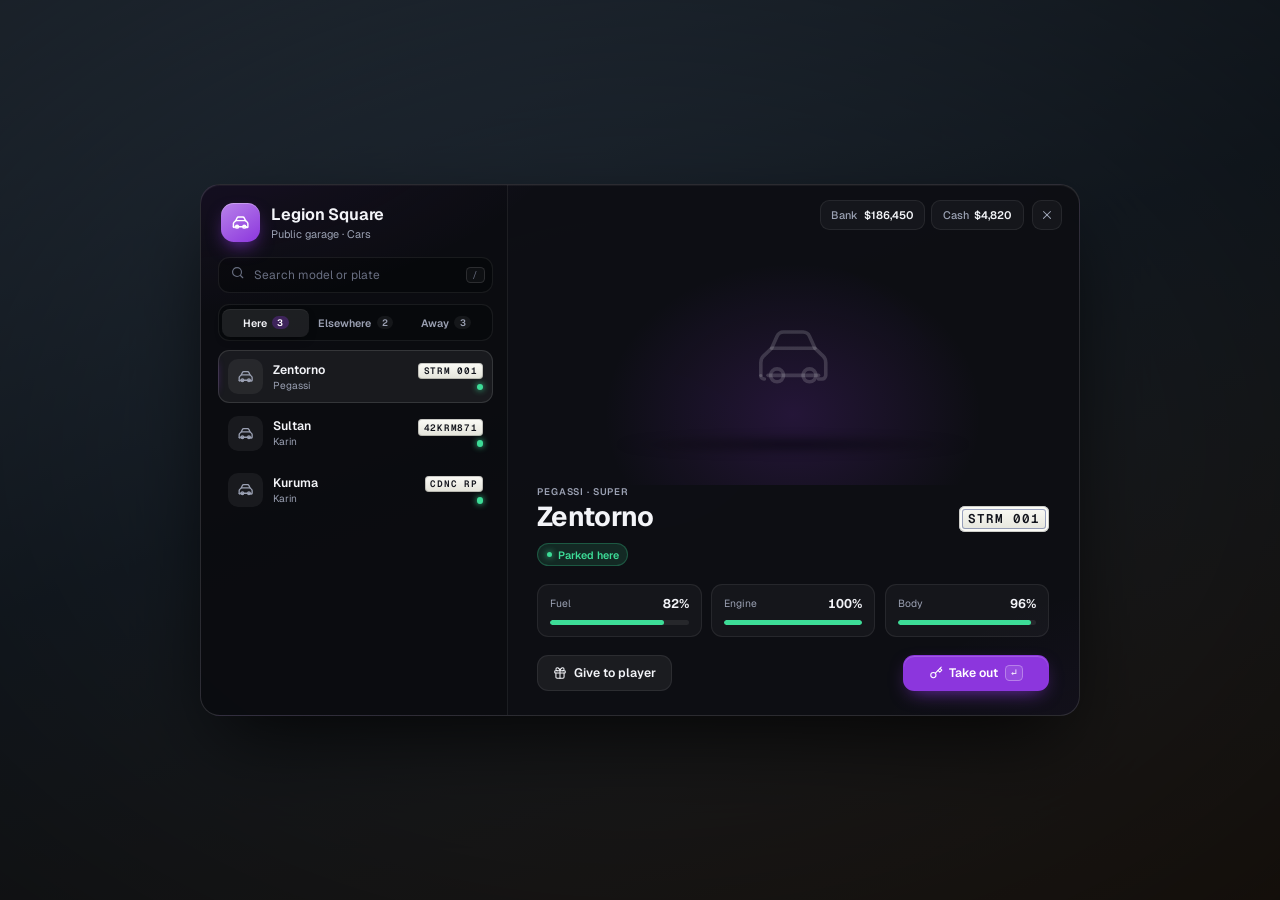
<file: index.html>
<!doctype html>
<html lang="en">
<head>
    <meta charset="utf-8">
    <meta name="viewport" content="width=device-width, initial-scale=1">
    <title>Garages</title>
    <link rel="preconnect" href="https://fonts.googleapis.com">
    <link rel="preconnect" href="https://fonts.gstatic.com" crossorigin>
    <link rel="stylesheet" href="https://fonts.googleapis.com/css2?family=Geist:wght@400;500;600;700&family=Geist+Mono:wght@500;600&display=swap">
    <link rel="stylesheet" href="css/app.css">
</head>
<body>
    <!-- Garage menu -->
    <div id="garage" class="garage" hidden>
        <div class="g-shell" role="dialog" aria-labelledby="g-name">
            <aside class="g-side">
                <header class="g-head">
                    <div id="g-icon" class="g-icon"></div>
                    <div class="g-title">
                        <h1 id="g-name"></h1>
                        <p id="g-sub"></p>
                    </div>
                </header>

                <label class="search">
                    <span id="g-search-icon"></span>
                    <input id="g-q" type="text" placeholder="Search model or plate" autocomplete="off" spellcheck="false">
                    <kbd>/</kbd>
                </label>

                <nav id="g-tabs" class="tabs" aria-label="Filter"></nav>
                <div id="g-list" class="v-list" role="listbox"></div>
            </aside>

            <main class="g-main">
                <div class="g-top">
                    <div id="g-money" class="g-money"></div>
                    <button id="g-close" class="icon-btn" type="button" aria-label="Close" title="Close (Esc)"></button>
                </div>
                <section id="g-detail" class="detail" aria-live="polite"></section>
            </main>

            <div id="g-modal" class="modal-root"></div>
        </div>
    </div>

    <!-- Creator / manager (admins) -->
    <div id="admin" class="admin" hidden>
        <div class="a-panel">
            <header class="a-head">
                <button id="a-back" class="icon-btn" type="button" aria-label="Back" title="Back" hidden></button>
                <div class="a-title">
                    <p id="a-eyebrow" class="eyebrow"></p>
                    <h1 id="a-heading"></h1>
                </div>
                <button id="a-close" class="icon-btn" type="button" aria-label="Close" title="Close (Esc)"></button>
            </header>
            <div id="a-body" class="a-body"></div>
            <footer id="a-foot" class="a-foot"></footer>
        </div>
    </div>

    <div id="toasts" class="toasts" aria-live="polite"></div>

    <script src="js/common.js"></script>
    <script src="js/garage.js"></script>
    <script src="js/admin.js"></script>
</body>
</html>
</file>
<file: css/app.css>
/* ---------------------------------------------------------------------------
   st_garages - garage menu and garage creator
--------------------------------------------------------------------------- */

:root {
    --accent: #8c36dd;
    --accent-rgb: 140, 54, 221;
    --accent-soft: #b47ee8;

    --panel: rgba(13, 14, 19, 0.95);
    --panel-solid: #0f1016;
    --surface: rgba(255, 255, 255, 0.035);
    --surface-2: rgba(255, 255, 255, 0.06);
    --surface-3: rgba(255, 255, 255, 0.09);
    --line: rgba(255, 255, 255, 0.075);
    --line-2: rgba(255, 255, 255, 0.12);

    --text: #f3f4f8;
    --muted: #9ba1b3;
    --faint: #686e80;

    --good: #3ddc97;
    --warn: #f5b84b;
    --bad: #ff6b6b;
    --info: #74a8ff;

    --r-lg: 1.25rem;
    --r-md: 0.85rem;
    --r-sm: 0.6rem;

    --font: 'Geist', 'Inter', 'Segoe UI', system-ui, sans-serif;
    --mono: 'Geist Mono', 'Consolas', ui-monospace, monospace;

    /* 16px at 1080p, scales with the game resolution */
    font-size: clamp(11px, 1.48vh, 24px);
}

* { box-sizing: border-box; margin: 0; padding: 0; }
[hidden] { display: none !important; }

html, body {
    width: 100%;
    height: 100%;
    background: transparent;
    overflow: hidden;
    font-family: var(--font);
    color: var(--text);
    -webkit-font-smoothing: antialiased;
    user-select: none;
}

button, input, select { font: inherit; color: inherit; }
button { cursor: pointer; border: 0; background: none; }
input, select { user-select: text; }

.i { width: 1.15em; height: 1.15em; flex: none; stroke: currentColor; fill: none; stroke-width: 1.8; stroke-linecap: round; stroke-linejoin: round; }

::-webkit-scrollbar { width: 0.35rem; }
::-webkit-scrollbar-thumb { background: var(--surface-3); border-radius: 1rem; }
::-webkit-scrollbar-track { background: transparent; }

/* ---------------------------------------------------------------------------
   Shared bits
--------------------------------------------------------------------------- */

.eyebrow {
    font-size: 0.72rem;
    font-weight: 600;
    letter-spacing: 0.09em;
    text-transform: uppercase;
    color: var(--muted);
}

.icon-btn {
    display: grid;
    place-items: center;
    width: 2.25rem;
    height: 2.25rem;
    border-radius: 0.7rem;
    color: var(--muted);
    background: var(--surface);
    border: 1px solid var(--line);
    transition: background 0.15s, color 0.15s, border-color 0.15s;
}
.icon-btn:hover { background: var(--surface-2); color: var(--text); border-color: var(--line-2); }
.icon-btn .i { width: 1.05rem; height: 1.05rem; }

.btn {
    display: inline-flex;
    align-items: center;
    justify-content: center;
    gap: 0.5rem;
    height: 2.75rem;
    padding: 0 1.15rem;
    border-radius: var(--r-md);
    font-size: 0.92rem;
    font-weight: 600;
    background: var(--surface-2);
    border: 1px solid var(--line);
    color: var(--text);
    white-space: nowrap;
    transition: background 0.15s, border-color 0.15s, transform 0.08s, opacity 0.15s, box-shadow 0.15s;
}
.btn:hover { background: var(--surface-3); border-color: var(--line-2); }
.btn:active { transform: scale(0.98); }
.btn:disabled { opacity: 0.45; cursor: default; transform: none; }
.btn .i { width: 1.05rem; height: 1.05rem; }
.btn.sm { height: 2.1rem; padding: 0 0.8rem; font-size: 0.82rem; border-radius: var(--r-sm); }
.btn.primary {
    background: var(--accent);
    border-color: transparent;
    color: #fff;
    box-shadow: 0 0.5rem 1.5rem -0.6rem rgba(var(--accent-rgb), 0.9), inset 0 1px 0 rgba(255, 255, 255, 0.18);
}
.btn.primary:hover { background: var(--accent); filter: brightness(1.12); }
.btn.primary:disabled { box-shadow: none; }
.btn.confirm, .btn.primary.confirm:hover { background: var(--warn); color: #1d1405; box-shadow: none; filter: none; }
.btn.danger { color: var(--bad); }
.btn.danger:hover { background: rgba(255, 107, 107, 0.1); border-color: rgba(255, 107, 107, 0.35); }
.btn.danger.confirm { background: var(--bad); color: #fff; border-color: transparent; }
.btn.ghost { background: transparent; border-color: transparent; color: var(--muted); }
.btn.ghost:hover { color: var(--text); background: var(--surface); }

kbd {
    font-family: var(--mono);
    font-size: 0.7rem;
    padding: 0.1rem 0.4rem;
    border-radius: 0.35rem;
    color: var(--faint);
    border: 1px solid var(--line-2);
    background: var(--surface);
}
.btn.primary kbd { color: rgba(255, 255, 255, 0.85); border-color: rgba(255, 255, 255, 0.3); background: rgba(255, 255, 255, 0.1); }

.plate {
    display: inline-flex;
    align-items: center;
    font-family: var(--mono);
    font-weight: 600;
    letter-spacing: 0.08em;
    font-size: 0.95rem;
    padding: 0.32rem 0.7rem;
    border-radius: 0.45rem;
    color: #12141c;
    background: linear-gradient(180deg, #fbfbf6, #e4e4da);
    box-shadow: inset 0 0 0 1px rgba(0, 0, 0, 0.18), inset 0 0 0 3px #fbfbf6, inset 0 0 0 4px rgba(20, 40, 120, 0.4);
    white-space: nowrap;
}
.plate.sm { font-size: 0.7rem; padding: 0.16rem 0.42rem; border-radius: 0.3rem; box-shadow: inset 0 0 0 1px rgba(0, 0, 0, 0.2); }

.pill {
    display: inline-flex;
    align-items: center;
    gap: 0.4rem;
    font-size: 0.8rem;
    font-weight: 600;
    padding: 0.28rem 0.65rem;
    border-radius: 2rem;
    color: var(--c, var(--muted));
    background: rgba(var(--c-rgb, 155, 161, 179), 0.13);
    border: 1px solid rgba(var(--c-rgb, 155, 161, 179), 0.26);
}
.pill::before { content: ''; width: 0.42rem; height: 0.42rem; border-radius: 50%; background: currentColor; box-shadow: 0 0 0.5rem currentColor; }

[data-s="here"], [data-s="retrieve"], [data-s="stored"] { --c: var(--good); --c-rgb: 61, 220, 151; }
[data-s="elsewhere"] { --c: var(--info); --c-rgb: 116, 168, 255; }
[data-s="out"], [data-s="recover"] { --c: var(--warn); --c-rgb: 245, 184, 75; }
[data-s="lost"], [data-s="impounded"] { --c: var(--bad); --c-rgb: 255, 107, 107; }

.field { display: flex; flex-direction: column; gap: 0.4rem; }
.field > span { font-size: 0.78rem; font-weight: 500; color: var(--muted); }
.input, .select {
    height: 2.6rem;
    padding: 0 0.85rem;
    border-radius: var(--r-sm);
    background: rgba(0, 0, 0, 0.28);
    border: 1px solid var(--line);
    outline: none;
    font-size: 0.9rem;
    transition: border-color 0.15s, box-shadow 0.15s, background 0.15s;
    width: 100%;
    min-width: 0;
}
.input:hover, .select:hover { border-color: var(--line-2); }
.input:focus, .select:focus { border-color: rgba(var(--accent-rgb), 0.8); box-shadow: 0 0 0 3px rgba(var(--accent-rgb), 0.2); background: rgba(0, 0, 0, 0.36); }
.input::placeholder { color: var(--faint); }
.select { appearance: none; background-image: url("data:image/svg+xml,%3Csvg xmlns='http://www.w3.org/2000/svg' viewBox='0 0 24 24' fill='none' stroke='%239ba1b3' stroke-width='2' stroke-linecap='round'%3E%3Cpath d='m6 9 6 6 6-6'/%3E%3C/svg%3E"); background-repeat: no-repeat; background-position: right 0.7rem center; background-size: 1rem; padding-right: 2.2rem; }
.select option { background: var(--panel-solid); }
input[type=number]::-webkit-inner-spin-button { -webkit-appearance: none; }

.prefix { position: relative; }
.prefix > b { position: absolute; left: 0.85rem; top: 50%; transform: translateY(-50%); color: var(--faint); font-weight: 500; pointer-events: none; }
.prefix > .input { padding-left: 1.7rem; }

.spinner {
    width: 1.1rem; height: 1.1rem;
    border-radius: 50%;
    border: 2px solid rgba(255, 255, 255, 0.25);
    border-top-color: #fff;
    animation: spin 0.7s linear infinite;
}
@keyframes spin { to { transform: rotate(360deg); } }

/* ---------------------------------------------------------------------------
   Toasts
--------------------------------------------------------------------------- */

.toasts {
    position: fixed;
    left: 50%;
    bottom: 2.4rem;
    transform: translateX(-50%);
    display: flex;
    flex-direction: column;
    align-items: center;
    gap: 0.5rem;
    z-index: 50;
    pointer-events: none;
}
.toast {
    display: flex;
    align-items: center;
    gap: 0.6rem;
    padding: 0.7rem 1rem 0.7rem 0.85rem;
    border-radius: 0.9rem;
    font-size: 0.88rem;
    font-weight: 500;
    background: rgba(18, 19, 26, 0.97);
    border: 1px solid var(--line-2);
    box-shadow: 0 1rem 2.5rem -1rem rgba(0, 0, 0, 0.8);
    animation: toast-in 0.25s cubic-bezier(.2, .9, .3, 1.2);
}
.toast.out { animation: toast-out 0.2s ease forwards; }
.toast .i { width: 1.15rem; height: 1.15rem; }
.toast.ok .i { color: var(--good); }
.toast.err .i { color: var(--bad); }
.toast.info .i { color: var(--accent-soft); }
@keyframes toast-in { from { opacity: 0; transform: translateY(0.6rem) scale(0.96); } }
@keyframes toast-out { to { opacity: 0; transform: translateY(0.4rem); } }

/* ---------------------------------------------------------------------------
   Garage menu
--------------------------------------------------------------------------- */

.garage {
    position: fixed;
    inset: 0;
    display: grid;
    place-items: center;
    background: radial-gradient(ellipse at center, rgba(0, 0, 0, 0.25), rgba(0, 0, 0, 0.55));
    animation: fade 0.2s ease;
}
@keyframes fade { from { opacity: 0; } }

.g-shell {
    position: relative;
    width: min(66rem, 94vw);
    height: min(40rem, 88vh);
    display: grid;
    grid-template-columns: 23rem 1fr;
    border-radius: 1.5rem;
    background:
        radial-gradient(60rem 30rem at -10% -20%, rgba(var(--accent-rgb), 0.16), transparent 60%),
        radial-gradient(40rem 30rem at 110% 120%, rgba(var(--accent-rgb), 0.08), transparent 60%),
        var(--panel);
    border: 1px solid var(--line-2);
    box-shadow: 0 2.5rem 6rem -1.5rem rgba(0, 0, 0, 0.85), inset 0 1px 0 rgba(255, 255, 255, 0.05);
    overflow: hidden;
    animation: pop 0.28s cubic-bezier(.2, .9, .3, 1.1);
}
@keyframes pop { from { opacity: 0; transform: translateY(0.8rem) scale(0.975); } }

/* side: header, search, tabs, list */
.g-side {
    display: flex;
    flex-direction: column;
    min-height: 0;
    padding: 1.4rem 1rem 1rem 1.25rem;
    border-right: 1px solid var(--line);
    background: rgba(0, 0, 0, 0.16);
}

.g-head { display: flex; align-items: center; gap: 0.85rem; padding: 0 0.25rem 1.15rem; }
.g-icon {
    display: grid;
    place-items: center;
    width: 2.9rem;
    height: 2.9rem;
    flex: none;
    border-radius: 0.95rem;
    color: #fff;
    background: linear-gradient(145deg, var(--accent-soft), var(--accent));
    box-shadow: 0 0.6rem 1.4rem -0.5rem rgba(var(--accent-rgb), 0.9), inset 0 1px 0 rgba(255, 255, 255, 0.3);
}
.g-icon .i { width: 1.45rem; height: 1.45rem; }
.g-icon.impound { background: linear-gradient(145deg, #ffb46b, #f07b2b); box-shadow: 0 0.6rem 1.4rem -0.5rem rgba(240, 123, 43, 0.8), inset 0 1px 0 rgba(255, 255, 255, 0.3); }
.g-title { min-width: 0; }
.g-title h1 { font-size: 1.22rem; font-weight: 650; letter-spacing: -0.01em; white-space: nowrap; overflow: hidden; text-overflow: ellipsis; }
.g-title p { margin-top: 0.15rem; font-size: 0.82rem; color: var(--muted); }

.search {
    display: flex;
    align-items: center;
    gap: 0.6rem;
    height: 2.7rem;
    padding: 0 0.6rem 0 0.85rem;
    border-radius: var(--r-md);
    background: rgba(0, 0, 0, 0.3);
    border: 1px solid var(--line);
    color: var(--faint);
    transition: border-color 0.15s, box-shadow 0.15s;
}
.search:focus-within { border-color: rgba(var(--accent-rgb), 0.75); box-shadow: 0 0 0 3px rgba(var(--accent-rgb), 0.18); }
.search input { flex: 1; min-width: 0; height: 100%; border: 0; outline: 0; background: none; font-size: 0.9rem; color: var(--text); }
.search input::placeholder { color: var(--faint); }

.tabs {
    display: flex;
    gap: 0.3rem;
    margin: 0.85rem 0 0.7rem;
    padding: 0.25rem;
    border-radius: var(--r-md);
    background: rgba(0, 0, 0, 0.25);
    border: 1px solid var(--line);
}
.tab {
    flex: 1;
    display: inline-flex;
    align-items: center;
    justify-content: center;
    gap: 0.4rem;
    height: 2.1rem;
    border-radius: 0.6rem;
    font-size: 0.8rem;
    font-weight: 600;
    color: var(--muted);
    transition: background 0.15s, color 0.15s;
}
.tab:hover { color: var(--text); }
.tab.on { background: var(--surface-3); color: var(--text); box-shadow: 0 1px 0 rgba(255, 255, 255, 0.06) inset, 0 0.3rem 0.8rem -0.4rem rgba(0, 0, 0, 0.6); }
.tab b { font-size: 0.7rem; font-weight: 600; min-width: 1.25rem; padding: 0.05rem 0.35rem; border-radius: 1rem; background: var(--surface-2); color: var(--muted); }
.tab.on b { background: rgba(var(--accent-rgb), 0.3); color: #fff; }

.v-list { flex: 1; min-height: 0; overflow-y: auto; margin-right: -0.4rem; padding-right: 0.4rem; display: flex; flex-direction: column; gap: 0.3rem; }

.v-item {
    position: relative;
    display: grid;
    grid-template-columns: 2.6rem 1fr auto;
    align-items: center;
    gap: 0.75rem;
    width: 100%;
    padding: 0.6rem 0.7rem;
    border-radius: var(--r-md);
    text-align: left;
    border: 1px solid transparent;
    transition: background 0.12s, border-color 0.12s;
}
.v-item:hover { background: var(--surface); }
.v-item.on { background: var(--surface-2); border-color: var(--line-2); }
.v-item.on::before { content: ''; position: absolute; left: -0.55rem; top: 0.9rem; bottom: 0.9rem; width: 3px; border-radius: 3px; background: var(--accent); box-shadow: 0 0 0.6rem rgba(var(--accent-rgb), 0.9); }
.v-thumb {
    display: grid;
    place-items: center;
    width: 2.6rem;
    height: 2.6rem;
    border-radius: 0.75rem;
    background: var(--surface-2);
    color: var(--muted);
    overflow: hidden;
}
.v-thumb img { width: 140%; height: auto; object-fit: contain; }
.v-thumb .i { width: 1.3rem; height: 1.3rem; }
.v-txt { min-width: 0; }
.v-txt b { display: block; font-size: 0.92rem; font-weight: 600; white-space: nowrap; overflow: hidden; text-overflow: ellipsis; }
.v-txt span { display: block; margin-top: 0.1rem; font-size: 0.76rem; color: var(--muted); white-space: nowrap; overflow: hidden; text-overflow: ellipsis; }
.v-right { display: flex; flex-direction: column; align-items: flex-end; gap: 0.35rem; }
.v-dot { width: 0.5rem; height: 0.5rem; border-radius: 50%; background: var(--c); box-shadow: 0 0 0.45rem var(--c); }

.empty {
    flex: 1;
    display: flex;
    flex-direction: column;
    align-items: center;
    justify-content: center;
    gap: 0.6rem;
    padding: 2rem 1rem;
    text-align: center;
    color: var(--muted);
}
.empty .i { width: 2.2rem; height: 2.2rem; color: var(--faint); stroke-width: 1.4; }
.empty b { font-size: 0.98rem; color: var(--text); font-weight: 600; }
.empty p { font-size: 0.84rem; max-width: 18rem; line-height: 1.45; }

/* main: top bar + details */
.g-main { position: relative; display: flex; flex-direction: column; min-width: 0; min-height: 0; }
.g-top { display: flex; align-items: center; justify-content: flex-end; gap: 0.6rem; padding: 1.15rem 1.25rem 0; }
.g-money { display: flex; gap: 0.45rem; }
.g-money span {
    display: inline-flex;
    align-items: center;
    gap: 0.4rem;
    height: 2.25rem;
    padding: 0 0.8rem;
    border-radius: 0.7rem;
    font-size: 0.82rem;
    font-weight: 600;
    background: var(--surface);
    border: 1px solid var(--line);
}
.g-money span em { font-style: normal; font-weight: 500; color: var(--muted); }

.detail { flex: 1; min-height: 0; display: flex; flex-direction: column; padding: 0 2.2rem 1.8rem; }
.detail.swap { animation: swap 0.22s ease; }
@keyframes swap { from { opacity: 0; transform: translateX(0.5rem); } }

.d-stage {
    position: relative;
    flex: 1;
    min-height: 9rem;
    display: grid;
    place-items: center;
}
.d-stage::after {
    content: '';
    position: absolute;
    left: 15%;
    right: 15%;
    bottom: 12%;
    height: 1.4rem;
    border-radius: 50%;
    background: radial-gradient(ellipse, rgba(0, 0, 0, 0.55), transparent 70%);
    filter: blur(4px);
}
.d-stage::before {
    content: '';
    position: absolute;
    inset: 8% 10% 0;
    background: radial-gradient(ellipse at 50% 70%, rgba(var(--accent-rgb), 0.18), transparent 65%);
}
.d-stage img { position: relative; z-index: 1; max-width: 72%; max-height: 100%; object-fit: contain; filter: drop-shadow(0 1rem 1.2rem rgba(0, 0, 0, 0.45)); animation: car-in 0.45s cubic-bezier(.2, .9, .3, 1); }
.d-stage .i { position: relative; z-index: 1; width: 6.5rem; height: 6.5rem; color: rgba(255, 255, 255, 0.16); stroke-width: 1; }
@keyframes car-in { from { opacity: 0; transform: translateX(-2rem); } }

.d-head { display: flex; align-items: flex-end; justify-content: space-between; gap: 1rem; }
.d-head h2 { font-size: 2.05rem; font-weight: 700; letter-spacing: -0.025em; line-height: 1.1; margin-top: 0.3rem; }
.d-meta { display: flex; align-items: center; gap: 0.6rem; margin-top: 0.85rem; flex-wrap: wrap; }

.d-stats { display: grid; grid-template-columns: repeat(3, 1fr); gap: 0.7rem; margin-top: 1.3rem; }
.stat { padding: 0.8rem 0.9rem 0.9rem; border-radius: var(--r-md); background: var(--surface); border: 1px solid var(--line); }
.stat-top { display: flex; align-items: center; justify-content: space-between; font-size: 0.78rem; color: var(--muted); }
.stat-top b { font-size: 0.95rem; color: var(--text); font-weight: 650; font-variant-numeric: tabular-nums; }
.bar { height: 0.32rem; margin-top: 0.6rem; border-radius: 1rem; background: rgba(255, 255, 255, 0.07); overflow: hidden; }
.bar i { display: block; height: 100%; border-radius: inherit; background: var(--bc, var(--good)); transform-origin: left; animation: grow 0.6s cubic-bezier(.2, .9, .3, 1); }
@keyframes grow { from { transform: scaleX(0); } }

.d-note {
    display: flex;
    gap: 0.6rem;
    align-items: flex-start;
    margin-top: 1rem;
    padding: 0.75rem 0.9rem;
    border-radius: var(--r-md);
    font-size: 0.84rem;
    line-height: 1.45;
    color: var(--muted);
    background: rgba(255, 255, 255, 0.025);
    border: 1px dashed var(--line-2);
}
.d-note .i { margin-top: 0.1rem; color: var(--faint); }

.d-actions { display: flex; align-items: center; gap: 0.6rem; margin-top: 1.3rem; }
.d-actions .spacer { flex: 1; }
.d-actions .btn.primary { min-width: 11rem; }

/* modal (give vehicle) */
.modal-root:empty { display: none; }
.modal-root {
    position: absolute;
    inset: 0;
    display: grid;
    place-items: center;
    background: rgba(6, 7, 10, 0.74);
    z-index: 5;
    animation: fade 0.15s ease;
}
.modal {
    width: min(27rem, 90%);
    max-height: 90%;
    display: flex;
    flex-direction: column;
    border-radius: 1.2rem;
    background: var(--panel-solid);
    border: 1px solid var(--line-2);
    box-shadow: 0 2rem 4rem -1rem rgba(0, 0, 0, 0.9);
    animation: pop 0.22s cubic-bezier(.2, .9, .3, 1.1);
    overflow: hidden;
}
.m-head { padding: 1.3rem 1.4rem 0; }
.m-head h3 { font-size: 1.15rem; font-weight: 650; }
.m-head p { margin-top: 0.35rem; font-size: 0.84rem; color: var(--muted); line-height: 1.45; }
.m-body { padding: 1.1rem 1.4rem; overflow-y: auto; display: flex; flex-direction: column; gap: 0.9rem; }
.m-foot { display: flex; justify-content: flex-end; gap: 0.5rem; padding: 0.9rem 1.4rem 1.2rem; border-top: 1px solid var(--line); }
.m-label { font-size: 0.75rem; font-weight: 600; letter-spacing: 0.06em; text-transform: uppercase; color: var(--faint); }

.people { display: flex; flex-direction: column; gap: 0.35rem; }
.person {
    display: flex;
    align-items: center;
    gap: 0.75rem;
    padding: 0.55rem 0.7rem;
    border-radius: var(--r-md);
    background: var(--surface);
    border: 1px solid var(--line);
    text-align: left;
    transition: border-color 0.12s, background 0.12s;
}
.person:hover { background: var(--surface-2); }
.person.on { border-color: rgba(var(--accent-rgb), 0.85); background: rgba(var(--accent-rgb), 0.12); }
.avatar {
    display: grid;
    place-items: center;
    width: 2.1rem;
    height: 2.1rem;
    flex: none;
    border-radius: 50%;
    font-size: 0.78rem;
    font-weight: 700;
    color: #fff;
    background: hsl(var(--h, 270) 45% 38%);
}
.person div { flex: 1; min-width: 0; }
.person b { display: block; font-size: 0.88rem; font-weight: 600; }
.person span { font-size: 0.75rem; color: var(--muted); }
.person .tick { width: 1.15rem; height: 1.15rem; border-radius: 50%; border: 2px solid var(--line-2); }
.person.on .tick { border: 0.32rem solid var(--accent); }
.people-empty { padding: 0.9rem; border-radius: var(--r-md); font-size: 0.84rem; color: var(--muted); background: var(--surface); text-align: center; }

.m-sum { display: flex; justify-content: space-between; font-size: 0.82rem; color: var(--muted); }
.m-sum b { color: var(--text); font-weight: 600; }

.waiting { display: flex; flex-direction: column; align-items: center; gap: 0.9rem; padding: 1.8rem 1.4rem 1.6rem; text-align: center; }
.waiting .ring { position: relative; width: 4rem; height: 4rem; }
.waiting .ring svg { width: 100%; height: 100%; transform: rotate(-90deg); }
.waiting .ring circle { fill: none; stroke-width: 3; }
.waiting .ring .track { stroke: var(--surface-3); }
.waiting .ring .prog { stroke: var(--accent); stroke-linecap: round; transition: stroke-dashoffset 1s linear; }
.waiting .ring span { position: absolute; inset: 0; display: grid; place-items: center; font-weight: 650; font-variant-numeric: tabular-nums; }
.waiting b { font-size: 1.05rem; }
.waiting p { font-size: 0.85rem; color: var(--muted); }

/* ---------------------------------------------------------------------------
   Creator / manager
--------------------------------------------------------------------------- */

.admin { position: fixed; top: 0; right: 0; bottom: 0; display: flex; align-items: center; padding: 2rem 2rem 2rem 0; pointer-events: none; }
.a-panel {
    pointer-events: auto;
    width: 27rem;
    height: min(52rem, 100%);
    display: flex;
    flex-direction: column;
    border-radius: 1.4rem;
    background:
        radial-gradient(30rem 20rem at 100% -10%, rgba(var(--accent-rgb), 0.14), transparent 60%),
        var(--panel);
    border: 1px solid var(--line-2);
    box-shadow: 0 2rem 5rem -1rem rgba(0, 0, 0, 0.85);
    overflow: hidden;
    animation: slide 0.3s cubic-bezier(.2, .9, .3, 1);
}
@keyframes slide { from { opacity: 0; transform: translateX(2rem); } }

.a-head { display: flex; align-items: center; gap: 0.8rem; padding: 1.3rem 1.3rem 1rem; border-bottom: 1px solid var(--line); }
.a-title { flex: 1; min-width: 0; }
.a-title h1 { font-size: 1.25rem; font-weight: 650; letter-spacing: -0.01em; margin-top: 0.15rem; white-space: nowrap; overflow: hidden; text-overflow: ellipsis; }

.a-body { flex: 1; min-height: 0; overflow-y: auto; padding: 0.4rem 1.3rem 1.2rem; }
.a-foot { display: flex; align-items: center; gap: 0.5rem; padding: 0.95rem 1.3rem 1.1rem; border-top: 1px solid var(--line); }
.a-foot:empty { display: none; }
.a-foot .spacer { flex: 1; }
.a-foot .err { flex: 1; font-size: 0.8rem; color: var(--bad); line-height: 1.35; }

.sec { padding: 1.1rem 0 0.4rem; }
.sec + .sec { border-top: 1px solid var(--line); margin-top: 0.8rem; }
.sec-head { display: flex; align-items: center; justify-content: space-between; margin-bottom: 0.85rem; }
.sec-head h2 { font-size: 0.74rem; font-weight: 650; letter-spacing: 0.09em; text-transform: uppercase; color: var(--accent-soft); }
.sec-head p { font-size: 0.78rem; color: var(--faint); }
.stack { display: flex; flex-direction: column; gap: 0.85rem; }
.row2 { display: grid; grid-template-columns: 1fr 1fr; gap: 0.7rem; }
.row3 { display: grid; grid-template-columns: 1fr 1fr 1fr; gap: 0.7rem; }
.hint { font-size: 0.78rem; color: var(--faint); line-height: 1.45; }

.seg { display: flex; padding: 0.22rem; gap: 0.22rem; border-radius: var(--r-sm); background: rgba(0, 0, 0, 0.28); border: 1px solid var(--line); }
.seg button { flex: 1; display: inline-flex; align-items: center; justify-content: center; gap: 0.4rem; height: 2.15rem; border-radius: 0.45rem; font-size: 0.84rem; font-weight: 600; color: var(--muted); transition: background 0.12s, color 0.12s; }
.seg button:hover { color: var(--text); }
.seg button.on { background: var(--surface-3); color: var(--text); }
.seg button .i { width: 1rem; height: 1rem; }

.point {
    display: flex;
    align-items: center;
    gap: 0.75rem;
    padding: 0.65rem 0.65rem 0.65rem 0.8rem;
    border-radius: var(--r-md);
    background: var(--surface);
    border: 1px solid var(--line);
}
.point + .point { margin-top: 0.4rem; }
.point .num { display: grid; place-items: center; width: 1.9rem; height: 1.9rem; flex: none; border-radius: 0.55rem; font-size: 0.78rem; font-weight: 700; color: var(--accent-soft); background: rgba(var(--accent-rgb), 0.15); }
.point .num .i { width: 1rem; height: 1rem; }
.point div { flex: 1; min-width: 0; }
.point b { display: block; font-size: 0.86rem; font-weight: 600; }
.point code { font-family: var(--mono); font-size: 0.72rem; color: var(--muted); }
.point .acts { display: flex; gap: 0.3rem; flex: none; }
.point .acts .icon-btn { width: 2rem; height: 2rem; }
.add-bay { width: 100%; margin-top: 0.5rem; border-style: dashed; color: var(--muted); }

.toggle { display: flex; align-items: center; justify-content: space-between; gap: 1rem; cursor: pointer; }
.toggle span { font-size: 0.88rem; font-weight: 500; }
.toggle small { display: block; font-size: 0.76rem; color: var(--faint); margin-top: 0.15rem; font-weight: 400; }
.switch { position: relative; width: 2.6rem; height: 1.5rem; flex: none; border-radius: 1rem; background: var(--surface-3); transition: background 0.15s; }
.switch::after { content: ''; position: absolute; top: 0.2rem; left: 0.2rem; width: 1.1rem; height: 1.1rem; border-radius: 50%; background: #fff; box-shadow: 0 1px 3px rgba(0, 0, 0, 0.4); transition: transform 0.18s cubic-bezier(.2, .9, .3, 1.2); }
input:checked + .switch { background: var(--accent); }
input:checked + .switch::after { transform: translateX(1.1rem); }
.toggle input { display: none; }

.groups { display: flex; flex-direction: column; gap: 0.45rem; }
.group-add { display: flex; gap: 0.5rem; }
.group-add .select { flex: 1; }
.group { padding: 0.7rem 0.8rem; border-radius: var(--r-md); background: var(--surface); border: 1px solid var(--line); }
.group-head { display: flex; align-items: center; justify-content: space-between; gap: 0.5rem; }
.group-head b { font-size: 0.88rem; font-weight: 600; }
.group-head span { font-size: 0.74rem; color: var(--muted); margin-left: 0.4rem; font-weight: 500; }
.chips { display: flex; flex-wrap: wrap; gap: 0.3rem; margin-top: 0.6rem; }
.chip { height: 1.7rem; padding: 0 0.6rem; border-radius: 1rem; font-size: 0.74rem; font-weight: 500; color: var(--muted); background: rgba(0, 0, 0, 0.25); border: 1px solid var(--line); transition: all 0.12s; }
.chip:hover { color: var(--text); border-color: var(--line-2); }
.chip.on { color: #fff; background: rgba(var(--accent-rgb), 0.35); border-color: rgba(var(--accent-rgb), 0.8); }

.swatch-row { display: flex; align-items: center; gap: 0.6rem; }
.swatch { width: 2.6rem; height: 2.6rem; flex: none; border-radius: var(--r-sm); border: 1px solid var(--line-2); display: grid; place-items: center; }
.swatch .i { width: 1.2rem; height: 1.2rem; color: rgba(0, 0, 0, 0.55); stroke-width: 2.2; }
.blip-fields.off { opacity: 0.4; pointer-events: none; }

/* manager */
.m-tools { position: sticky; top: 0; z-index: 2; display: flex; flex-direction: column; gap: 0.6rem; padding: 0.9rem 0 0.7rem; background: linear-gradient(var(--panel-solid) 85%, transparent); }
.filters { display: flex; gap: 0.3rem; flex-wrap: wrap; }
.g-row {
    display: flex;
    align-items: center;
    gap: 0.8rem;
    width: 100%;
    padding: 0.7rem 0.6rem 0.7rem 0.75rem;
    border-radius: var(--r-md);
    border: 1px solid transparent;
    text-align: left;
    transition: background 0.12s, border-color 0.12s;
}
.g-row:hover { background: var(--surface); border-color: var(--line); }
.g-row .num { display: grid; place-items: center; width: 2.3rem; height: 2.3rem; flex: none; border-radius: 0.7rem; color: var(--accent-soft); background: rgba(var(--accent-rgb), 0.14); }
.g-row .num.impound { color: #ffb46b; background: rgba(255, 150, 70, 0.14); }
.g-row .num .i { width: 1.15rem; height: 1.15rem; }
.g-row > div { flex: 1; min-width: 0; }
.g-row b { display: flex; align-items: center; gap: 0.45rem; font-size: 0.9rem; font-weight: 600; white-space: nowrap; overflow: hidden; text-overflow: ellipsis; }
.g-row span { display: block; font-size: 0.76rem; color: var(--muted); margin-top: 0.12rem; }
.g-row .tag { font-size: 0.64rem; font-weight: 600; letter-spacing: 0.04em; text-transform: uppercase; padding: 0.1rem 0.4rem; border-radius: 0.3rem; color: var(--warn); background: rgba(245, 184, 75, 0.12); }
.g-row .acts { display: flex; gap: 0.3rem; opacity: 0.55; transition: opacity 0.12s; }
.g-row:hover .acts { opacity: 1; }
.g-row .acts .icon-btn { width: 2rem; height: 2rem; }
.count { font-size: 0.8rem; color: var(--faint); padding: 0.4rem 0.75rem; }
</file>
